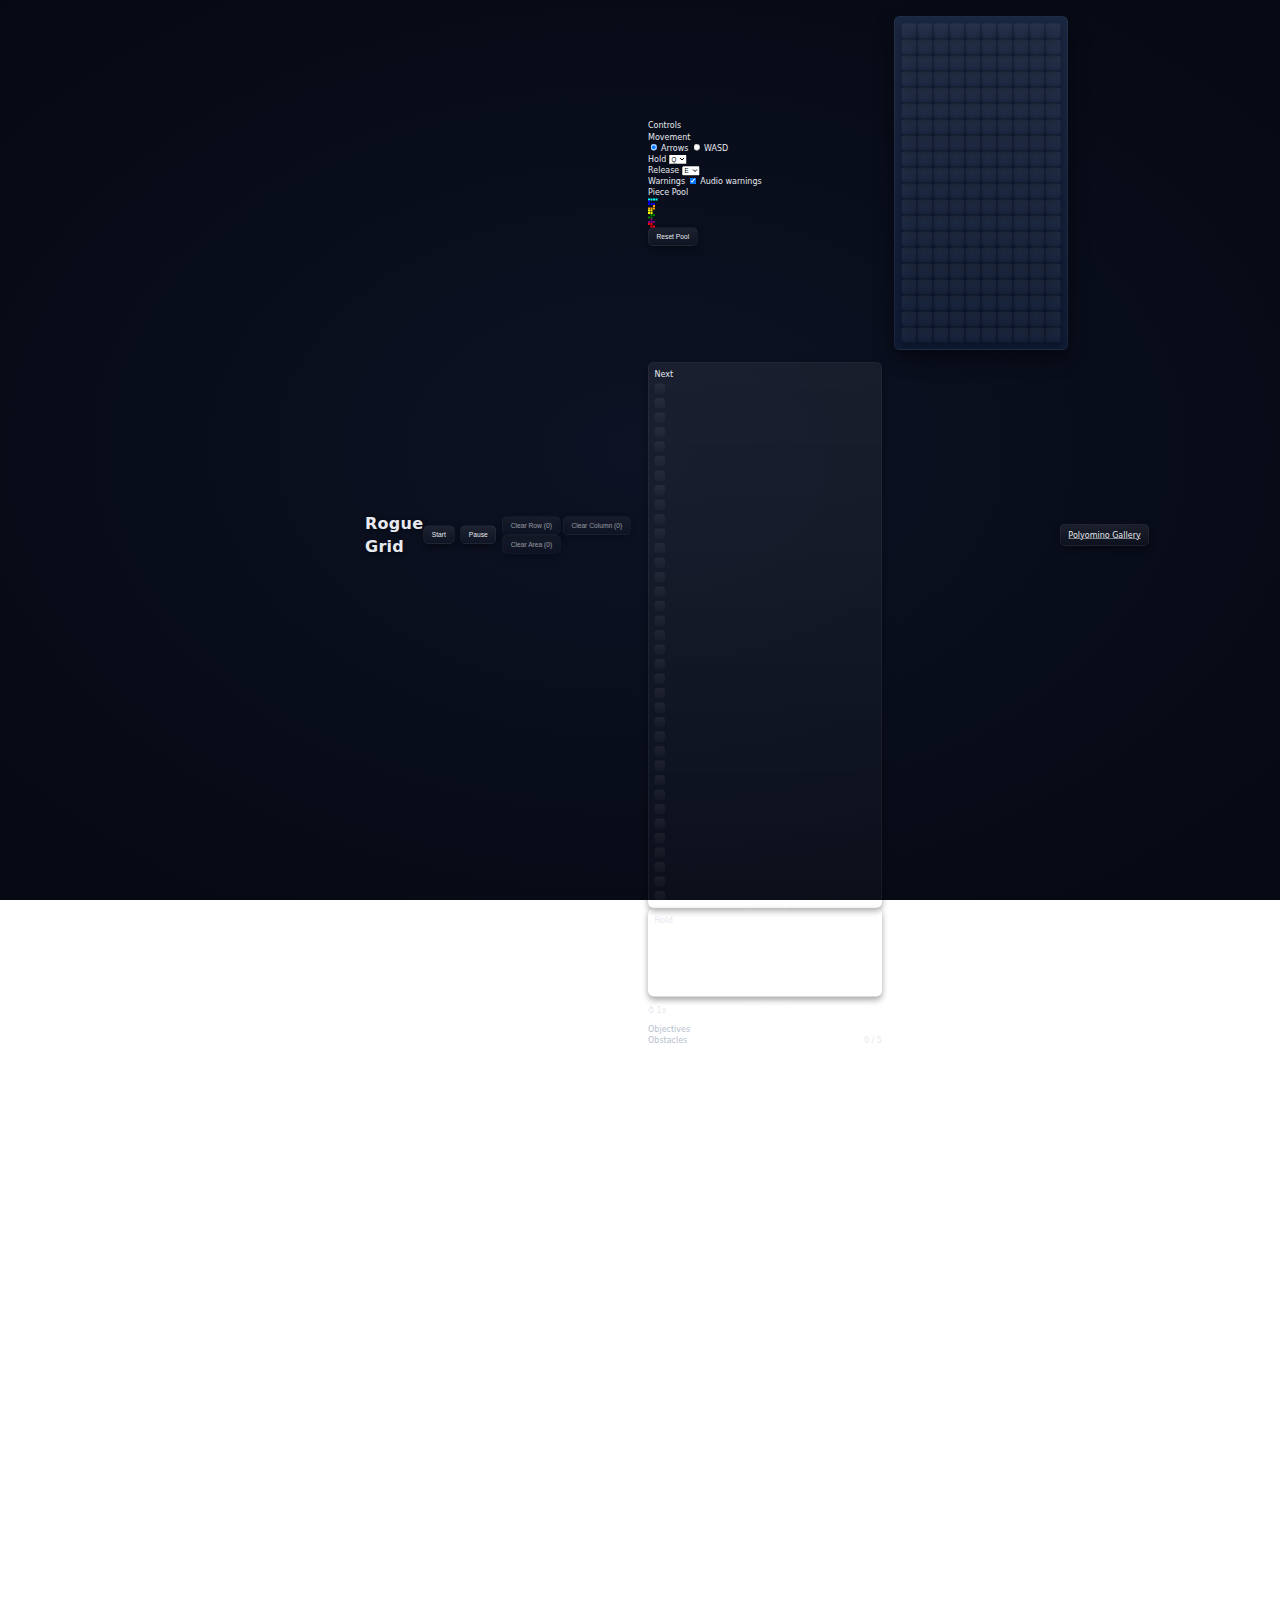
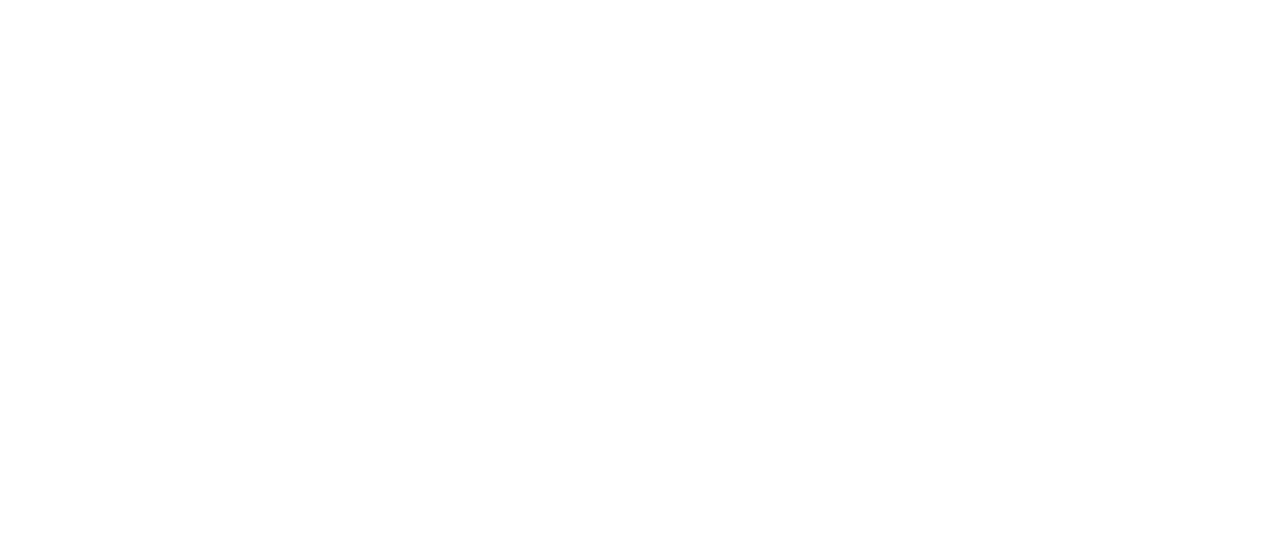
<file: index.html>
<!doctype html>
<html lang="en">
<head>
  <meta charset="utf-8">
  <meta name="viewport" content="width=device-width, initial-scale=1">
  <title>Rogue Grid</title>
  <link rel="preload" href="styles.css" as="style">
  <link rel="stylesheet" href="styles.css">
</head>
<body>
  <main id="app">
    <div id="scale-root">
      <header class="topbar">
        <h1 aria-label="Game title">Rogue Grid</h1>
        <div class="top-controls">
          <button id="start-btn" type="button" aria-label="Start game" class="control-btn">Start</button>
          <button id="pause-btn" type="button" aria-pressed="false" aria-label="Pause or play" class="control-btn">Pause</button>
          <div id="consumable-controls" aria-label="Consumable clears">
            <button id="clear-row-btn" class="control-btn small-btn" type="button">
              Clear Row (<span id="clear-row-count">0</span>)
            </button>
            <button id="clear-column-btn" class="control-btn small-btn" type="button">
              Clear Column (<span id="clear-column-count">0</span>)
            </button>
            <button id="clear-area-btn" class="control-btn small-btn" type="button">
              Clear Area (<span id="clear-area-count">0</span>)
            </button>
          </div>
        </aside>
      <section id="game" aria-label="Tetris game area">
        <aside id="controls-settings" aria-label="Controls settings">
          <div class="controls-card">
            <div class="controls-title">Controls</div>
            <div class="controls-group">
              <div class="label">Movement</div>
              <div class="controls-options">
                <label><input type="radio" name="move-scheme" value="arrows" checked> Arrows</label>
                <label><input type="radio" name="move-scheme" value="wasd"> WASD</label>
              </div>
            </div>
            <div class="control-group">
              <label class="control-label" for="hold-key">Hold</label>
              <select id="hold-key" class="control-select"></select>
            </div>
            <div class="control-group">
              <label class="control-label" for="release-key">Release</label>
              <select id="release-key" class="control-select"></select>
            </div>
            <div class="control-group">
              <label class="control-label" for="warning-sound-toggle">Warnings</label>
              <label class="toggle-inline" title="Toggle audio beeps for obstacle and danger alerts">
                <input type="checkbox" id="warning-sound-toggle" checked>
                Audio warnings
              </label>
            </div>
          </div>
          <div class="controls-card">
            <div class="controls-title">Piece Pool</div>
            <div id="pool-display" class="pool-grid"></div>
            <button id="reset-pool-btn" class="control-btn small-btn" title="Reset pool and redraw random pieces">Reset Pool</button>
          </div>
        </aside>
        <div id="board-wrap">
          <div id="board" role="grid" aria-label="Tetris board" aria-rowcount="20" aria-colcount="10"></div>
          <canvas id="particles" aria-hidden="true"></canvas>
          <div id="combo-visual" aria-hidden="true"></div>
        </div>
        <aside id="sidebar" aria-label="Game information">
          <div id="preview-hold-row" aria-label="Next and Hold sections">
            <div id="preview-wrap" aria-label="Next piece preview">
              <div id="preview-title">Next</div>
              <div class="preview-pair">
                <div id="preview" role="img" aria-label="Next tetromino"></div>
                <div id="preview2" role="img" aria-label="Next tetromino (2)" style="display:none"></div>
              </div>
            </div>
            <div id="hold-wrap" aria-label="Hold piece preview">
              <div id="hold-title">Hold</div>
              <div class="preview-pair hold-pair">
                <div id="hold" role="img" aria-label="Held tetromino">
                <div class="preview-cell"></div>
                <div class="preview-cell"></div>
                <div class="preview-cell"></div>
                <div class="preview-cell"></div>
                <div class="preview-cell"></div>
                <div class="preview-cell"></div>
                <div class="preview-cell"></div>
                <div class="preview-cell"></div>
                <div class="preview-cell"></div>
                <div class="preview-cell"></div>
                <div class="preview-cell"></div>
                <div class="preview-cell"></div>
                <div class="preview-cell"></div>
                <div class="preview-cell"></div>
                <div class="preview-cell"></div>
                <div class="preview-cell"></div>
                <div class="preview-cell"></div>
                <div class="preview-cell"></div>
                <div class="preview-cell"></div>
                <div class="preview-cell"></div>
                <div class="preview-cell"></div>
                <div class="preview-cell"></div>
                <div class="preview-cell"></div>
                <div class="preview-cell"></div>
                <div class="preview-cell"></div>
                <div class="preview-cell"></div>
                <div class="preview-cell"></div>
                <div class="preview-cell"></div>
                <div class="preview-cell"></div>
                <div class="preview-cell"></div>
                <div class="preview-cell"></div>
                <div class="preview-cell"></div>
                <div class="preview-cell"></div>
                <div class="preview-cell"></div>
                <div class="preview-cell"></div>
                <div class="preview-cell"></div>
              </div>
              <div id="hold2" role="img" aria-label="Extra held tetromino" style="display:none"></div>
              </div>
            </div>
          </div>
          <div id="upgrade-indicators" aria-label="Active upgrades"></div>
          <div id="info">
            <div class="metric">
              <div class="label">Score</div>
              <div id="score" aria-live="polite">0</div>
            </div>
            <div class="metric">
              <div class="label">Lines</div>
              <div id="lines" aria-live="polite">0</div>
            </div>
            <div class="metric">
              <div class="label">Level</div>
              <div id="level" aria-live="polite">1</div>
            </div>
            <div id="achievements" aria-live="polite" aria-atomic="true"></div>
          </div>
          <div id="objectives" aria-live="polite" aria-atomic="true">
            <div class="metric">
              <div class="label">Objectives</div>
              <div></div>
            </div>
            <div class="metric">
              <div class="label">Lines</div>
              <div id="obj-lines">0 / 0</div>
            </div>
            <div class="metric">
              <div class="label">Obstacles</div>
              <div id="obj-obstacles">0 / 0</div>
            </div>
            <div class="metric">
              <div class="label">Score</div>
              <div id="obj-score">0 / 0</div>
            </div>
          </div>
          <div id="warning-banner" aria-live="polite" aria-atomic="true"></div>
        </aside>
      </section>
      <section id="touchpad" aria-label="Touch controls">
        <div class="zone left" data-action="left"></div>
        <div class="zone rotate" data-action="rotate"></div>
        <div class="zone right" data-action="right"></div>
        <div class="zone drop" data-action="soft-drop"></div>
      </section>
      <footer class="bottombar">
        <a href="gallery.html" class="control-btn">Polyomino Gallery</a>
      </footer>
      <div id="overlay" aria-hidden="true">
        <div class="overlay-inner">
          <div class="overlay-title">Game Over</div>
          <div class="overlay-summary">
            <div class="overlay-row">
              <span class="label">Score</span>
              <span id="summary-score">0</span>
            </div>
            <div class="overlay-row">
              <span class="label">Lines</span>
              <span id="summary-lines">0</span>
            </div>
            <div class="overlay-row">
              <span class="label">Level</span>
              <span id="summary-level">1</span>
            </div>
          </div>
          <button id="restart-btn" type="button" class="control-btn overlay-restart">Restart</button>
          <div id="gameover-unlocks" class="unlock-section" style="display:none;">
             <div class="unlock-title">Choose one to keep permanently:</div>
             <div id="gameover-unlock-options" class="unlock-options"></div>
          </div>
        </div>
      </div>
      <div id="unlock-overlay" aria-hidden="true" class="overlay-base">
        <div class="overlay-inner">
          <div class="overlay-title">Unlock New Piece</div>
          <div class="unlock-subtitle">Choose one to add to your current run:</div>
          <div id="unlock-options" class="unlock-options"></div>
        </div>
      </div>
      <div id="confirm-overlay" aria-hidden="true" class="overlay-base">
        <div class="overlay-inner">
          <div class="overlay-title" style="font-size: 1.5rem; color: #ef4444; background: none; -webkit-text-fill-color: initial;">Reset Pool?</div>
          <div class="unlock-subtitle" style="margin-bottom: 24px;">This will wipe your progress and give you 10 completely random pieces. This cannot be undone.</div>
          <div class="confirm-actions" style="display: flex; gap: 12px; justify-content: center;">
            <button id="confirm-reset-btn" class="control-btn" style="background: #ef4444; color: white; width: auto; padding: 12px 24px;">Reset</button>
            <button id="cancel-reset-btn" class="control-btn" style="background: rgba(255,255,255,0.1); border: 1px solid rgba(255,255,255,0.2); width: auto; padding: 12px 24px;">Cancel</button>
          </div>
        </div>
      </div>
    </div>
  </main>
  <script src="pieces.js" defer></script>
  <script src="script.js" defer></script>
</body>
<noscript>This game requires JavaScript enabled.</noscript>
</html>
</file>
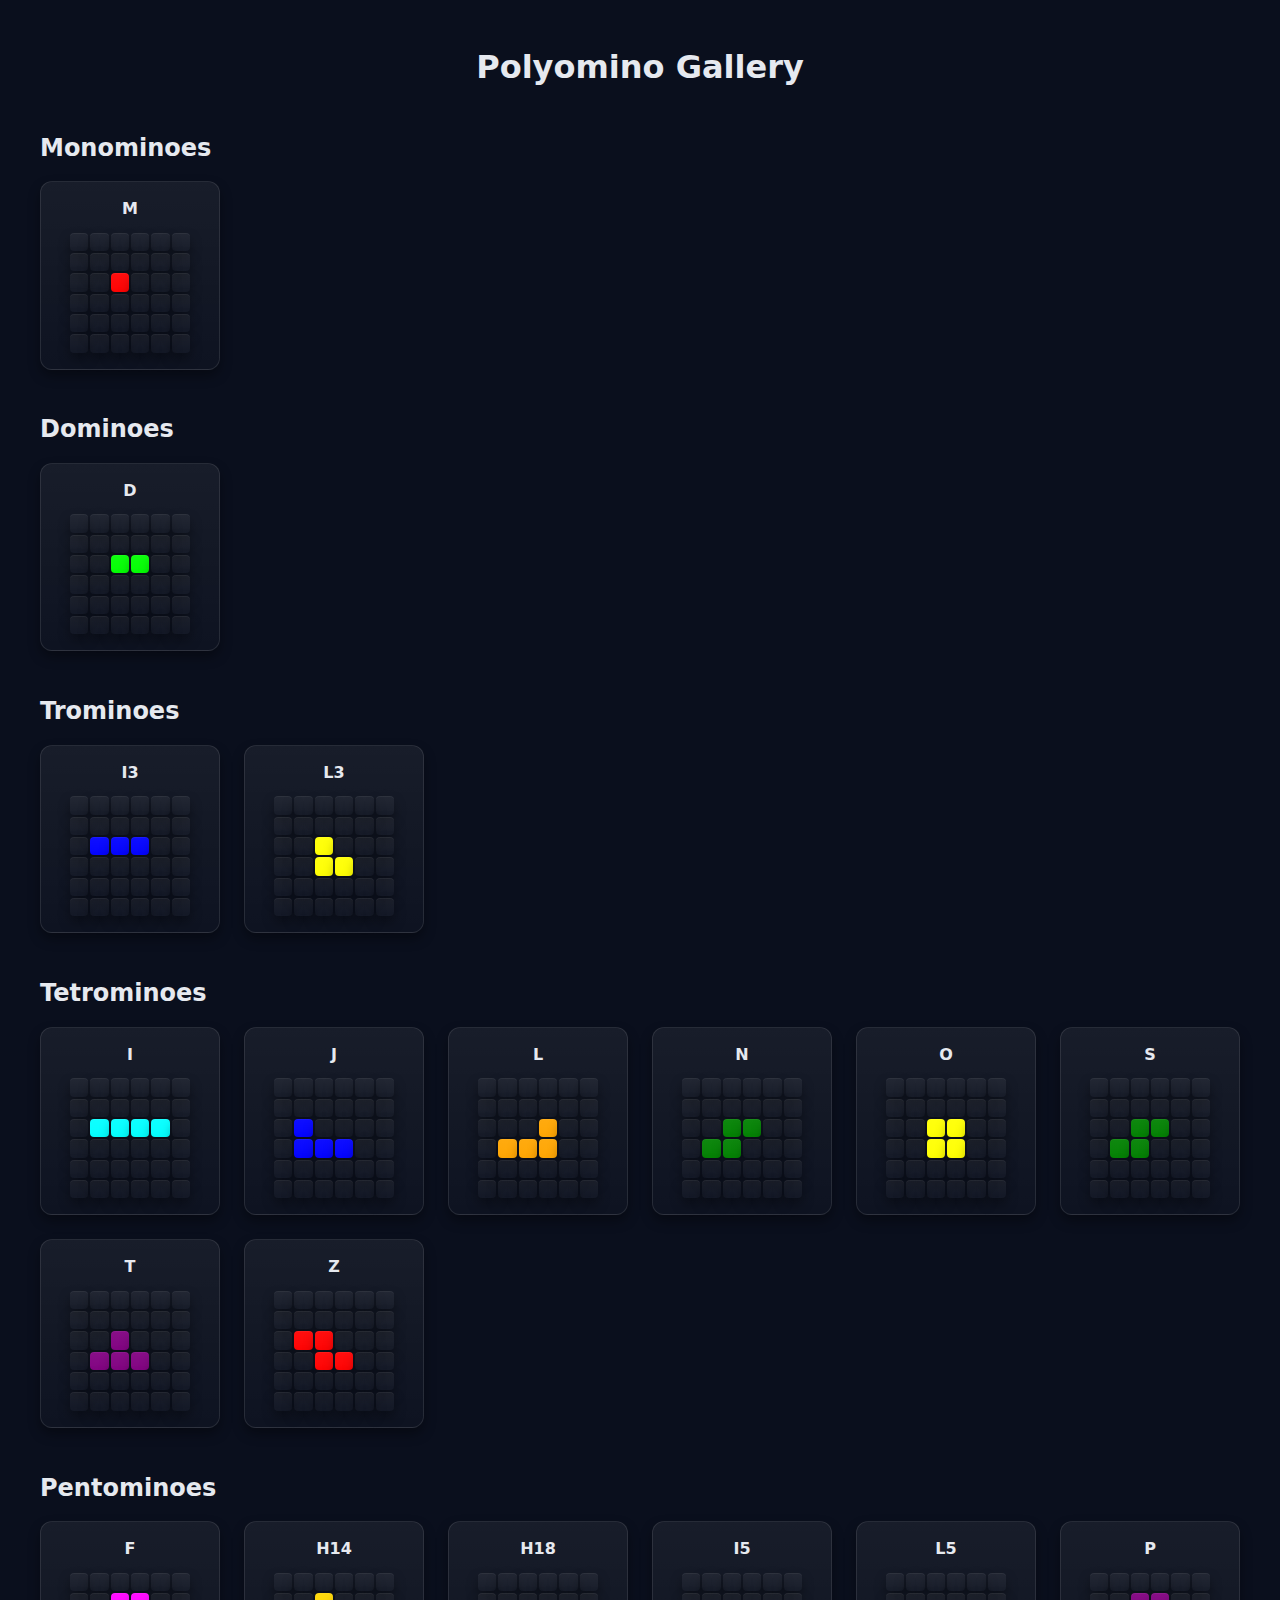
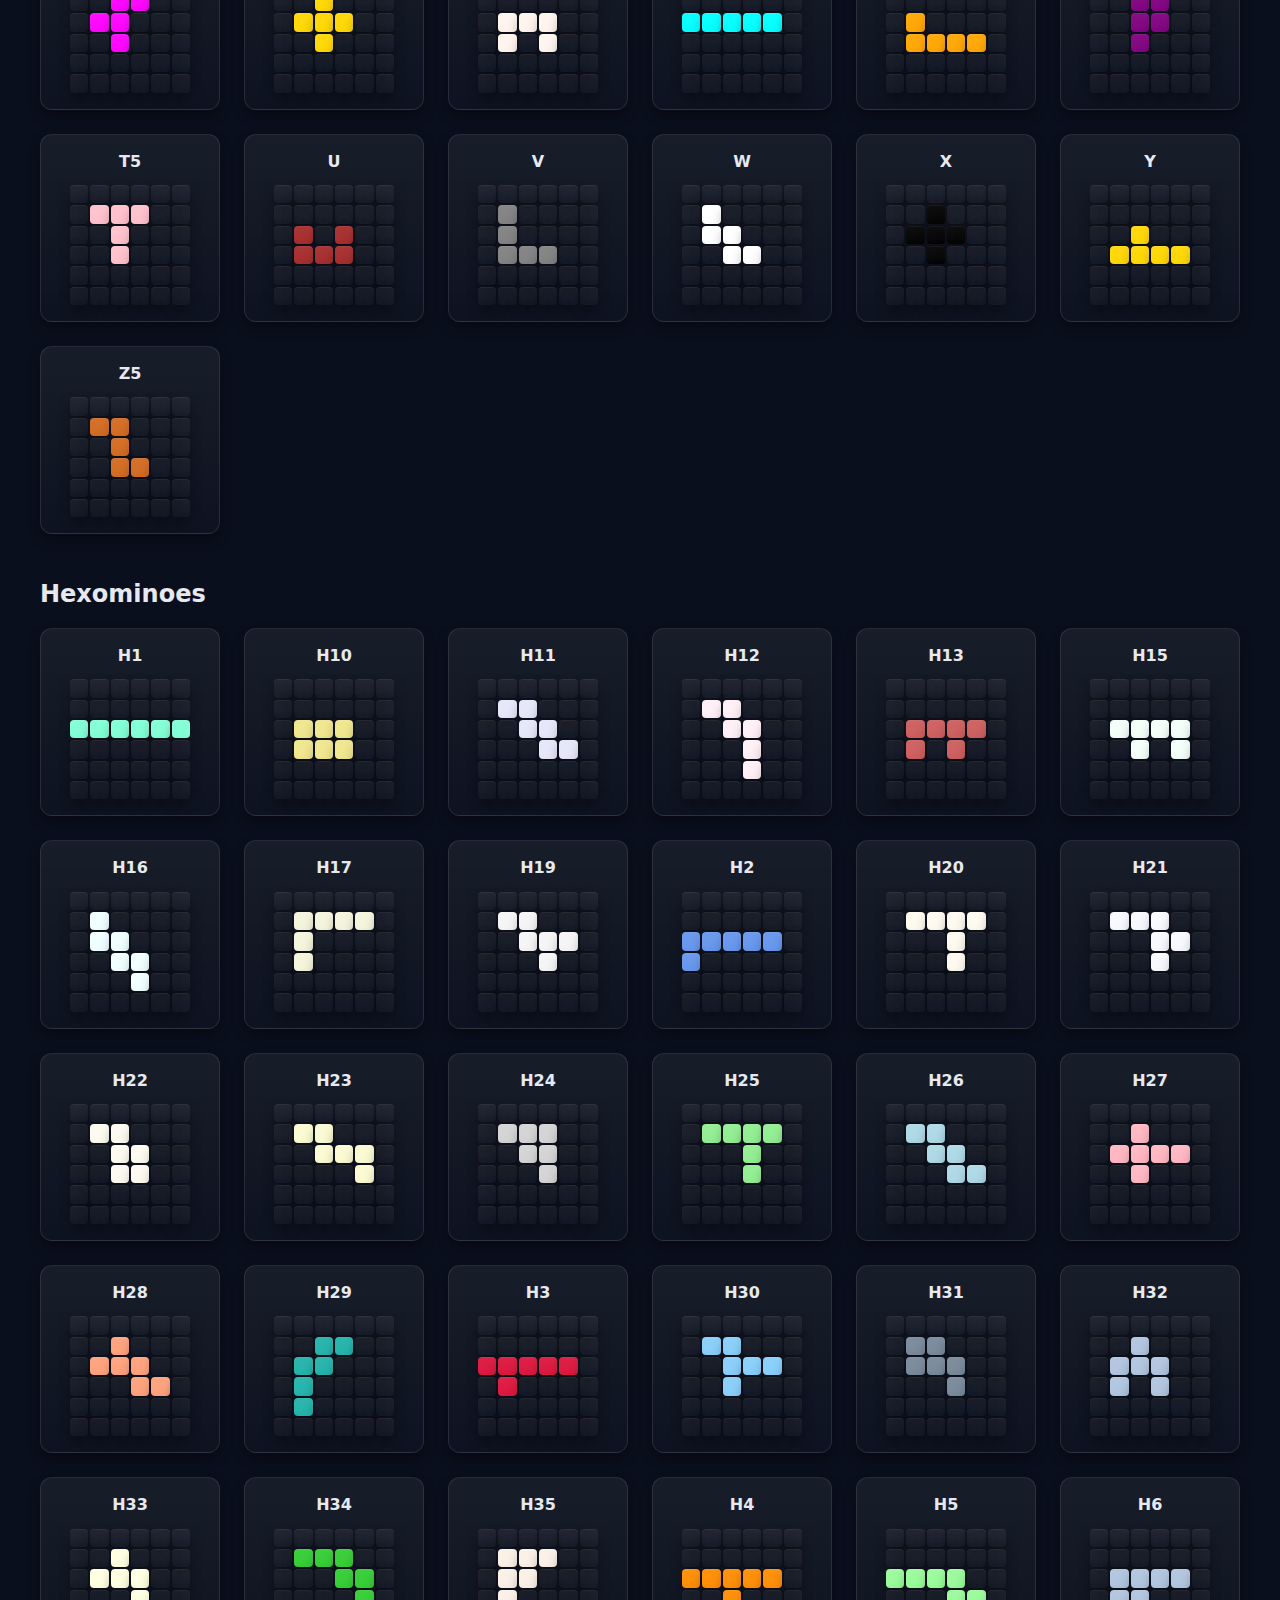
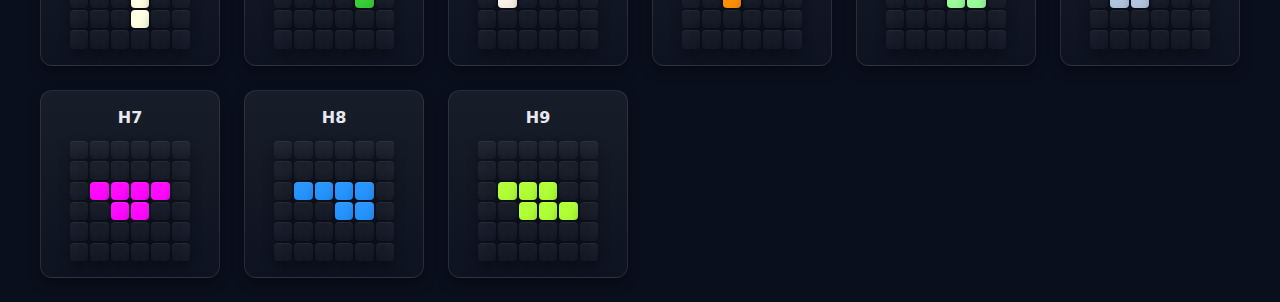
<file: gallery.html>
<!DOCTYPE html>
<html lang="en">
<head>
  <meta charset="UTF-8">
  <meta name="viewport" content="width=device-width, initial-scale=1.0">
  <title>Polyomino Gallery</title>
  <link rel="stylesheet" href="styles.css">
  <style>
    body {
      background: #0a0f1d;
      margin: 0;
      padding: 24px;
      display: block;
      height: auto;
      overflow: auto;
    }
    h1 {
      text-align: center;
      color: var(--primary);
    }
    #gallery-container {
      display: flex;
      flex-direction: column;
      gap: var(--layout-gap, 24px);
      padding: 0;
      max-width: 1200px;
      margin: 0 auto;
      max-height: none;
      overflow: visible;
    }
    .group-title {
      color: var(--primary);
      margin-bottom: 16px;
    }
    .piece-grid {
      display: grid;
      grid-template-columns: repeat(auto-fill, minmax(180px, 1fr));
      gap: var(--layout-gap, 24px);
    }
    .piece-card {
      border: var(--border);
      border-radius: var(--radius);
      background: linear-gradient(180deg, rgba(255,255,255,0.06), rgba(255,255,255,0.02));
      box-shadow: var(--shadow-elev-1);
      padding: 16px;
      display: grid;
      gap: 12px;
      justify-items: center;
    }
    .piece-name {
      font-weight: 600;
      color: var(--text);
    }
    .piece-preview {
      width: 120px;
      height: 120px;
      display: grid;
      grid-template-columns: repeat(6, 1fr);
      grid-template-rows: repeat(6, 1fr);
      gap: 2px;
    }
    .piece-preview .cell {
      width: 100%;
      height: 100%;
      border-radius: 4px;
    }
  </style>
</head>
<body>
  <h1>Polyomino Gallery</h1>
  <div id="gallery-container"></div>

  <script src="pieces.js"></script>
  <script>
    const galleryContainer = document.getElementById('gallery-container');

    function createPieceCard(pieceName, pieceData) {
      const card = document.createElement('div');
      card.className = 'piece-card';

      const nameEl = document.createElement('div');
      nameEl.className = 'piece-name';
      nameEl.textContent = pieceName;

      const previewEl = document.createElement('div');
      previewEl.className = 'piece-preview';
      card.dataset.rotation = 0;

      const shape = pieceData.shape;
      const color = pieceData.color;
      const w = shape[0].length;
      const h = shape.length;
      const startX = Math.floor((6 - w) / 2);
      const startY = Math.floor((6 - h) / 2);

      for (let r = 0; r < 6; r++) {
        for (let c = 0; c < 6; c++) {
          const cell = document.createElement('div');
          cell.className = 'cell';
          previewEl.appendChild(cell);
        }
      }

      for (let r = 0; r < h; r++) {
        for (let c = 0; c < w; c++) {
          if (shape[r][c]) {
            const idx = (startY + r) * 6 + (startX + c);
            previewEl.children[idx].style.backgroundColor = color;
          }
        }
      }

      card.appendChild(nameEl);
      card.appendChild(previewEl);
      return card;
    }

    function rotateShape(shape, rotation) {
      let rotated = shape;
      for (let i = 0; i < rotation; i++) {
        rotated = rotated[0].map((_, colIndex) => rotated.map(row => row[colIndex]).reverse());
      }
      return rotated;
    }

    function groupPolyominoes(pieces) {
      const groups = {};
      for (const pieceName in pieces) {
        const piece = pieces[pieceName];
        const size = piece.shape.flat().reduce((acc, val) => acc + val, 0);
        if (!groups[size]) {
          groups[size] = {};
        }
        groups[size][pieceName] = piece;
      }
      return groups;
    }

    const groupNames = {
      1: 'Monominoes',
      2: 'Dominoes',
      3: 'Trominoes',
      4: 'Tetrominoes',
      5: 'Pentominoes',
      6: 'Hexominoes'
    };

    const groupedPieces = groupPolyominoes(PIECES);

    const sizes = Object.keys(groupedPieces).map(Number).sort((a, b) => a - b);
    for (const size of sizes) {
      const groupContainer = document.createElement('div');
      groupContainer.className = 'group-container';

      const groupTitle = document.createElement('h2');
      groupTitle.className = 'group-title';
      groupTitle.textContent = groupNames[size];
      groupContainer.appendChild(groupTitle);

      const pieceGrid = document.createElement('div');
      pieceGrid.className = 'piece-grid';

      const names = Object.keys(groupedPieces[size]).sort((a, b) => a.localeCompare(b));
      for (const pieceName of names) {
        const pieceCard = createPieceCard(pieceName, groupedPieces[size][pieceName]);
        pieceCard.addEventListener('click', () => {
          const rotation = (parseInt(pieceCard.dataset.rotation) + 1) % 4;
          pieceCard.dataset.rotation = rotation;
          const shape = rotateShape(groupedPieces[size][pieceName].shape, rotation);
          const previewEl = pieceCard.querySelector('.piece-preview');
          const color = groupedPieces[size][pieceName].color;
          const w = shape[0].length;
          const h = shape.length;
          const startX = Math.floor((6 - w) / 2);
          const startY = Math.floor((6 - h) / 2);

          for (let r = 0; r < 6; r++) {
            for (let c = 0; c < 6; c++) {
              const idx = r * 6 + c;
              previewEl.children[idx].style.backgroundColor = '';
            }
          }

          for (let r = 0; r < h; r++) {
            for (let c = 0; c < w; c++) {
              if (shape[r][c]) {
                const idx = (startY + r) * 6 + (startX + c);
                previewEl.children[idx].style.backgroundColor = color;
              }
            }
          }
        });
        pieceGrid.appendChild(pieceCard);
      }
      groupContainer.appendChild(pieceGrid);
      galleryContainer.appendChild(groupContainer);
    }
  </script>
</body>
</html>
</file>
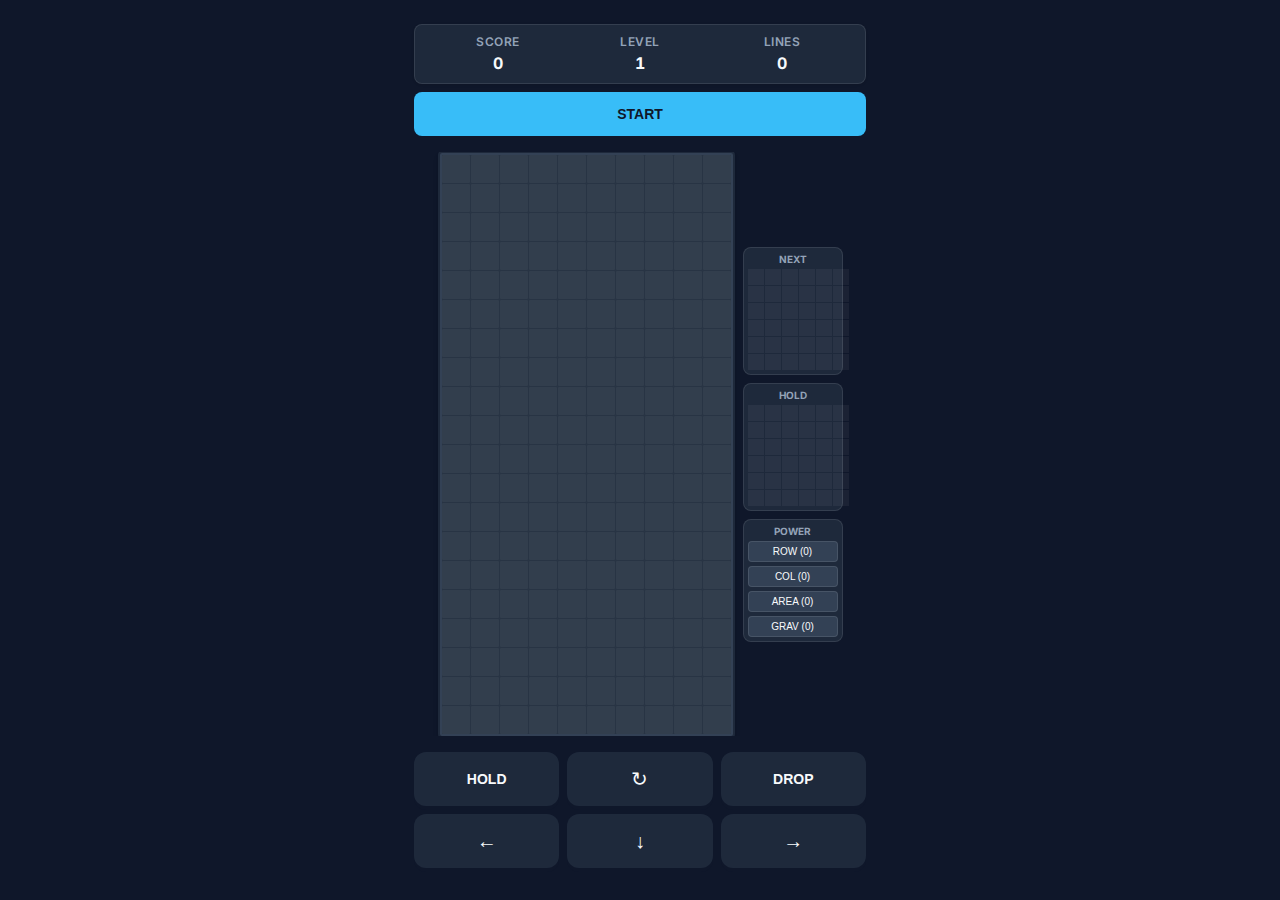
<file: mobile.html>
<!DOCTYPE html>
<html lang="en">
<head>
    <meta charset="UTF-8">
    <meta name="viewport" content="width=device-width, initial-scale=1.0, maximum-scale=1.0, user-scalable=no, viewport-fit=cover">
    <title>Rogue Grid Mobile</title>
    <link rel="stylesheet" href="mobile.css">
    <link rel="preconnect" href="https://fonts.googleapis.com">
    <link rel="preconnect" href="https://fonts.gstatic.com" crossorigin>
    <link href="https://fonts.googleapis.com/css2?family=Inter:wght@400;600;700;900&display=swap" rel="stylesheet">
</head>
<body>
    <main id="app">
        <!-- Header Section: Stats and Main Actions -->
        <header class="topbar">
            <div class="stats-row" role="group" aria-label="Game Statistics">
                <div class="stat">
                    <span class="label">Score</span>
                    <span id="score">0</span>
                </div>
                <div class="stat">
                    <span class="label">Level</span>
                    <span id="level">1</span>
                </div>
                <div class="stat">
                    <span class="label">Lines</span>
                    <span id="lines">0</span>
                </div>
            </div>
            
            <div class="actions-row">
                <button id="start-btn" class="btn" aria-label="Start Game">START</button>
                <button id="restart-btn" class="btn danger" style="display:none" aria-label="Restart Game">RESTART</button>
            </div>
        </header>

        <!-- Main Gameplay Area -->
        <section id="game-container" aria-label="Game Board">
            <div id="board-wrap">
                <div id="board" role="grid" aria-label="Tetris Grid"></div>
                <div id="particles"></div>
                <div id="combo-visual"></div>
            </div>

            <aside id="sidebar">
                <div class="box" aria-label="Next Piece">
                    <div class="box-title">NEXT</div>
                    <div id="preview" class="mini-grid"></div>
                </div>

                <div class="box" aria-label="Held Piece">
                    <div class="box-title">HOLD</div>
                    <div id="hold" class="mini-grid"></div>
                </div>

                <div class="box" aria-label="Consumables">
                    <div class="box-title">POWER</div>
                    <div class="consumables-list">
                        <button id="clear-row-btn" class="btn-sm" title="Clear Random Row">ROW (0)</button>
                        <button id="clear-column-btn" class="btn-sm" title="Clear Random Column">COL (0)</button>
                        <button id="clear-area-btn" class="btn-sm" title="Clear 3x3 Area">AREA (0)</button>
                        <button id="gravity-btn" class="btn-sm" title="Apply Gravity">GRAV (0)</button>
                    </div>
                </div>
            </aside>
        </section>

        <!-- Touch Controls -->
        <nav id="controls" aria-label="Game Controls">
            <div class="control-row">
                <button class="ctrl-btn secondary" id="btn-hold" aria-label="Hold Piece">HOLD</button>
                <button class="ctrl-btn" id="btn-up" aria-label="Rotate Piece">↻</button>
                <button class="ctrl-btn secondary" id="btn-drop" aria-label="Hard Drop">DROP</button>
            </div>
            <div class="control-row">
                <button class="ctrl-btn" id="btn-left" aria-label="Move Left">←</button>
                <button class="ctrl-btn" id="btn-down" aria-label="Soft Drop">↓</button>
                <button class="ctrl-btn" id="btn-right" aria-label="Move Right">→</button>
            </div>
        </nav>

        <!-- Overlays -->
        <div id="overlay" class="overlay" aria-hidden="true" role="dialog" aria-labelledby="gameover-title">
            <div class="overlay-inner">
                <h2 id="gameover-title">GAME OVER</h2>
                <div id="summary" class="stats-summary"></div>
                
                <div id="gameover-unlocks" style="display:none">
                    <p class="text-muted">Choose a permanent unlock:</p>
                    <div id="gameover-unlock-options" class="unlock-grid"></div>
                </div>
                
                <button id="overlay-restart" class="btn" style="margin-top: var(--space-4)">PLAY AGAIN</button>
            </div>
        </div>

        <div id="unlock-overlay" class="overlay" aria-hidden="true" role="dialog" aria-labelledby="unlock-title">
            <div class="overlay-inner">
                <h2 id="unlock-title">LEVEL UP!</h2>
                <p class="text-muted">Select an Upgrade</p>
                <div id="unlock-options" class="unlock-grid"></div>
            </div>
        </div>
    </main>

    <script src="pieces.js"></script>
    <script src="core.js"></script>
    <script src="mobile.js"></script>
</body>
</html>
</file>
<file: styles.css>
:root {
  --bg: #0a0f1d;
  --fg: #e6e9ef;
  --muted: #b8c1cc;
  --accent: #6ce6ff;
  --board-grad-a: #1a2740;
  --board-grad-b: #0f1b33;
  --cell-size: 30px;
  --cell-gap: 2px;
  --preview-scale: 0.65;
  --preview-cell-size: calc(var(--cell-size) * var(--preview-scale));
  --radius: 12px;
  --shadow-elev-1: 0 6px 12px rgba(0,0,0,0.35);
  --shadow-elev-2: 0 18px 40px rgba(0,0,0,0.45);
  --border: 1px solid rgba(255,255,255,0.1);
  --speed-fast: 150ms;
  --speed-slow: 300ms;
  --i: #00c8ff;
  --o: #ffd600;
  --t: #b967ff;
  --s: #00e676;
  --z: #ff5252;
  --j: #536dfe;
  --l: #ff8f00;
}

* { box-sizing: border-box; }
html, body { height: 100%; }
html { background: radial-gradient(1200px 800px at 50% 50%, #0d1224 0%, #070b16 60%, #05070f 100%) fixed; }
body {
  margin: 0;
  color: var(--fg);
  font: 500 16px/1.4 ui-sans-serif, system-ui, -apple-system, Segoe UI, Roboto, "Helvetica Neue", Arial;
  overflow: hidden;
}

#app {
  min-height: 100vh;
  display: grid;
  grid-template-rows: auto 1fr auto;
  align-items: center;
  justify-items: center;
  gap: 16px;
  padding: 16px;
}

.top-controls {
  display: flex;
  align-items: center;
  gap: 12px;
}
.control-btn[disabled] { opacity: 0.6; cursor: not-allowed; }

.topbar, .bottombar {
  width: min(1100px, 96vw);
  display: flex;
  align-items: center;
  justify-content: space-between;
}
.topbar h1 {
  margin: 0;
  font-weight: 700;
  letter-spacing: 0.5px;
  text-shadow: 0 2px 8px rgba(0,0,0,0.6);
}
.control-btn {
  padding: 10px 16px;
  border-radius: 10px;
  border: var(--border);
  background: linear-gradient(180deg, rgba(255,255,255,0.08), rgba(255,255,255,0.02));
  color: var(--fg);
  box-shadow: var(--shadow-elev-1);
  transition: transform var(--speed-slow), box-shadow var(--speed-slow), background var(--speed-slow);
  cursor: pointer;
}
.control-btn[aria-pressed="true"] {
  background: linear-gradient(180deg, rgba(255,255,255,0.16), rgba(255,255,255,0.04));
  box-shadow: 0 4px 10px rgba(0,0,0,0.6) inset, var(--shadow-elev-1);
}
.control-btn:hover { transform: translateY(-1px); box-shadow: var(--shadow-elev-2); }
.control-btn:active { transform: translateY(0); }

#game {
  width: min(1100px, 96vw);
  display: grid;
  grid-template-columns: 1fr 320px;
  gap: 24px;
  align-items: center;
}

#scale-root {
  position: relative;
  transform-origin: top center;
}

#board-wrap {
  position: relative;
  display: grid;
  place-items: center;
}

#board {
  display: grid;
  grid-template-columns: repeat(10, var(--cell-size));
  grid-template-rows: repeat(20, var(--cell-size));
  gap: var(--cell-gap);
  padding: 14px;
  border-radius: var(--radius);
  border: var(--border);
  background: linear-gradient(180deg, var(--board-grad-a), var(--board-grad-b));
  box-shadow: var(--shadow-elev-2);
  position: relative;
}

.cell {
  width: var(--cell-size);
  height: var(--cell-size);
  border-radius: 6px;
  background: linear-gradient(180deg, rgba(255,255,255,0.06), rgba(255,255,255,0.02));
  box-shadow: 0 1px 0 rgba(255,255,255,0.05) inset, 0 6px 12px rgba(0,0,0,0.35);
  transition: background var(--speed-slow), transform var(--speed-slow), box-shadow var(--speed-slow);
}
.cell.active { box-shadow: 0 1px 0 rgba(255,255,255,0.08) inset, 0 10px 20px rgba(0,0,0,0.45); }
.cell.i { background: linear-gradient(180deg, #27e3ff, #008db6); }
.cell.o { background: linear-gradient(180deg, #ffe35c, #caa000); }
.cell.t { background: linear-gradient(180deg, #d89bff, #8a3fd6); }
.cell.s { background: linear-gradient(180deg, #48ffa7, #00a86a); }
.cell.z { background: linear-gradient(180deg, #ff7d7d, #c70b0b); }
.cell.j { background: linear-gradient(180deg, #8ea0ff, #243bff); }
.cell.l { background: linear-gradient(180deg, #ffc070, #c76a00); }

#particles {
  position: absolute;
  inset: 0;
  pointer-events: none;
  border-radius: var(--radius);
}

#sidebar {
  display: grid;
  gap: 16px;
  align-content: start;
  justify-items: stretch;
}
#preview-wrap, #hold-wrap {
  display: grid;
  gap: 8px;
  padding: 12px;
  border-radius: var(--radius);
  border: var(--border);
  background: linear-gradient(180deg, rgba(255,255,255,0.06), rgba(255,255,255,0.02));
  box-shadow: var(--shadow-elev-1);
}
#preview {
  display: grid;
  gap: 8px;
}
.preview-slot {
  display: flex;
  align-items: center;
  justify-content: center;
}
.preview-grid, #hold {
  width: 120px;
  height: 120px;
  display: grid;
  grid-template-columns: repeat(4, var(--preview-cell-size));
  grid-template-rows: repeat(4, var(--preview-cell-size));
  gap: var(--cell-gap);
  place-items: center;
  justify-content: center;
  align-content: center;
  margin: 0 auto;
  transition: opacity var(--speed-slow);
}
.preview-cell {
  width: var(--preview-cell-size);
  height: var(--preview-cell-size);
  border-radius: 6px;
  background: linear-gradient(180deg, rgba(255,255,255,0.06), rgba(255,255,255,0.02));
}
#hold-wrap.cooldown { opacity: 0.7; }
#hold-wrap.active { box-shadow: 0 0 0 2px rgba(108,230,255,0.4), var(--shadow-elev-1); }
#preview-wrap.active { box-shadow: 0 0 0 2px rgba(108,230,255,0.35), var(--shadow-elev-1); }

#overlay {
  position: absolute;
  inset: 0;
  display: flex;
  align-items: center;
  justify-content: center;
  background: radial-gradient(circle at 50% 40%, rgba(15,23,42,0.98), rgba(3,7,18,0.9));
  backdrop-filter: blur(6px);
  opacity: 0;
  pointer-events: none;
  transition: opacity var(--speed-slow);
  z-index: 10;
}
#overlay.visible {
  opacity: 1;
  pointer-events: auto;
}
.overlay-inner {
  min-width: 260px;
  padding: 24px 28px;
  border-radius: 16px;
  border: var(--border);
  background: linear-gradient(180deg, rgba(15,23,42,0.98), rgba(15,23,42,0.94));
  box-shadow: var(--shadow-elev-2);
  display: grid;
  gap: 16px;
  text-align: center;
}
.overlay-title {
  font-size: 28px;
  font-weight: 700;
  letter-spacing: 1px;
  text-transform: uppercase;
  text-shadow: 0 4px 18px rgba(0,0,0,0.8);
}
.overlay-summary {
  display: grid;
  gap: 8px;
}
.overlay-row {
  display: flex;
  align-items: baseline;
  justify-content: space-between;
}
.overlay-row .label {
  color: var(--muted);
}
.overlay-restart {
  font-size: 16px;
  font-weight: 600;
}

#info {
  display: grid;
  gap: 12px;
  padding: 12px;
  border-radius: var(--radius);
  border: var(--border);
  background: linear-gradient(180deg, rgba(255,255,255,0.06), rgba(255,255,255,0.02));
  box-shadow: var(--shadow-elev-1);
}
.metric { display: flex; align-items: baseline; justify-content: space-between; }
.metric .label { color: var(--muted); }
#achievements { min-height: 24px; color: var(--accent); }

#touchpad {
  width: min(1100px, 96vw);
  position: relative;
  display: grid;
  grid-template-columns: 1fr 1fr 1fr;
  grid-template-areas:
    "left rotate right"
    "drop drop drop";
  gap: 8px;
  margin-top: 8px;
  touch-action: manipulation;
}
#touchpad .zone {
  min-height: 56px;
  border-radius: 12px;
  border: var(--border);
  background: linear-gradient(180deg, rgba(255,255,255,0.08), rgba(255,255,255,0.03));
  box-shadow: var(--shadow-elev-1);
}
.zone.left { grid-area: left; }
.zone.right { grid-area: right; }
.zone.rotate { grid-area: rotate; }
.zone.drop { grid-area: drop; min-height: 72px; }
.zone.hold { position: absolute; right: 12px; top: -52px; width: 72px; height: 40px; }

.hint { color: var(--muted); }

@media (max-width: 900px) {
  #game {
    grid-template-columns: 1fr;
    justify-items: center;
  }
  #sidebar { width: 100%; grid-template-columns: 1fr 1fr; }
  #preview, #hold { width: 120px; height: 120px; }
}

@media (max-width: 700px) {
  :root { --cell-size: 24px; }
  #touchpad { display: grid; }
}

@media (pointer: fine) {
  #touchpad { display: none; }
}
</file>
<file: mobile.css>
:root {
  /* Color Palette - Professional Slate & Blue */
  --bg-primary: #0f172a;
  --bg-secondary: #1e293b;
  --bg-accent: #334155;
  
  --brand-primary: #38bdf8;
  --brand-primary-hover: #7dd3fc;
  --brand-danger: #ef4444;
  --brand-danger-hover: #f87171;
  
  --text-main: #f8fafc;
  --text-muted: #94a3b8;
  --text-inv: #0f172a;
  
  --border-subtle: rgba(255, 255, 255, 0.1);
  --border-active: rgba(56, 189, 248, 0.4);
  
  /* Spacing System - 8px Base Grid */
  --space-1: 0.25rem; /* 4px */
  --space-2: 0.5rem;  /* 8px */
  --space-3: 0.75rem; /* 12px */
  --space-4: 1rem;    /* 16px */
  --space-6: 1.5rem;  /* 24px */
  --space-8: 2rem;    /* 32px */
  
  /* Typography Hierarchy */
  --font-xs: 0.75rem;
  --font-sm: 0.875rem;
  --font-base: 1rem;
  --font-lg: 1.125rem;
  --font-xl: 1.25rem;
  --font-2xl: 1.5rem;
  
  /* Layout Constants */
  --radius-sm: 4px;
  --radius-md: 8px;
  --radius-lg: 12px;
  --touch-target: 44px;
  --board-width: 10;
  --board-height: 20;
  
  /* Calculated Sizes for Responsiveness */
  --cell-size: clamp(12px, 3.5vh, 26px);
  --preview-cell-size: clamp(8px, 2vh, 14px);
}

/* Base Resets & Accessibility */
* {
  margin: 0;
  padding: 0;
  box-sizing: border-box;
  -webkit-tap-highlight-color: transparent;
}

html, body {
  height: 100%;
  overflow: hidden;
  background-color: var(--bg-primary);
  color: var(--text-main);
  font-family: 'Inter', system-ui, -apple-system, sans-serif;
  line-height: 1.5;
  font-size: 16px;
}

/* Layout Containers */
#app {
  display: flex;
  flex-direction: column;
  max-width: 500px; /* Centered for tablet/desktop view */
  margin: 0 auto;
  height: 100vh;
  height: 100svh;
  padding: var(--space-2);
  gap: var(--space-2);
  overflow: hidden;
}

/* Topbar & Stats */
.topbar {
  display: flex;
  flex-direction: column;
  gap: var(--space-2);
  flex-shrink: 0;
}

.stats-row {
  display: grid;
  grid-template-columns: repeat(3, 1fr);
  background: var(--bg-secondary);
  padding: var(--space-2) var(--space-3);
  border-radius: var(--radius-md);
  border: 1px solid var(--border-subtle);
  box-shadow: 0 1px 3px rgba(0,0,0,0.1);
}

.stat {
  display: flex;
  flex-direction: column;
  align-items: center;
}

.stat .label {
  font-size: var(--font-xs);
  color: var(--text-muted);
  text-transform: uppercase;
  letter-spacing: 0.05em;
  font-weight: 600;
}

.stat span:not(.label) {
  font-size: var(--font-base);
  font-weight: 700;
  font-variant-numeric: tabular-nums;
}

.actions-row {
  display: flex;
  gap: var(--space-2);
}

/* Professional Buttons */
.btn {
  flex: 1;
  min-height: var(--touch-target);
  display: inline-flex;
  align-items: center;
  justify-content: center;
  padding: 0 var(--space-4);
  border: none;
  border-radius: var(--radius-md);
  font-weight: 600;
  font-size: var(--font-sm);
  cursor: pointer;
  transition: all 0.2s cubic-bezier(0.4, 0, 0.2, 1);
  background: var(--brand-primary);
  color: var(--bg-primary);
}

.btn:active { transform: scale(0.98); }
.btn.danger { background: var(--brand-danger); color: white; }

/* Main Game Area */
#game-container {
  display: flex;
  flex: 1;
  gap: var(--space-2);
  justify-content: center;
  align-items: center;
  min-height: 0;
  overflow: hidden;
}

#board-wrap {
  position: relative;
  background: var(--bg-accent);
  padding: 2px;
  border-radius: var(--radius-sm);
  border: 2px solid var(--bg-secondary);
  box-shadow: 0 4px 6px -1px rgba(0, 0, 0, 0.1), 0 2px 4px -1px rgba(0, 0, 0, 0.06);
}

#board {
  display: grid;
  grid-template-columns: repeat(var(--board-width), var(--cell-size));
  grid-template-rows: repeat(var(--board-height), var(--cell-size));
  gap: 1px;
  background: rgba(0,0,0,0.2);
}

.cell {
  width: var(--cell-size);
  height: var(--cell-size);
  background: rgba(255,255,255,0.05);
  border-radius: 1px;
}

/* Sidebar Elements */
#sidebar {
  display: flex;
  flex-direction: column;
  gap: var(--space-2);
  width: auto;
  min-width: 70px;
}

.box {
  background: var(--bg-secondary);
  border: 1px solid var(--border-subtle);
  border-radius: var(--radius-md);
  padding: var(--space-1);
  text-align: center;
}

.box-title {
  font-size: 10px;
  color: var(--text-muted);
  text-transform: uppercase;
  font-weight: 700;
  margin-bottom: 2px;
}

.mini-grid {
  display: grid;
  grid-template-columns: repeat(6, var(--preview-cell-size));
  grid-template-rows: repeat(6, var(--preview-cell-size));
  gap: 1px;
  margin: 0 auto;
}

.preview-cell {
  width: var(--preview-cell-size);
  height: var(--preview-cell-size);
  background: rgba(255,255,255,0.05);
}

/* Consumables List */
.consumables-list {
  display: flex;
  flex-direction: column;
  gap: var(--space-1);
  width: 100%;
}

.btn-sm {
  background: var(--bg-accent);
  border: 1px solid var(--border-subtle);
  color: var(--text-main);
  font-size: 10px;
  padding: var(--space-1);
  border-radius: var(--radius-sm);
  width: 100%;
  font-weight: 500;
}

.btn-sm:disabled { opacity: 0.3; filter: grayscale(1); }

/* Control Pad */
#controls {
  display: flex;
  flex-direction: column;
  gap: var(--space-2);
  flex-shrink: 0;
  padding-bottom: var(--space-2);
}

.control-row {
  display: flex;
  gap: var(--space-2);
}

.ctrl-btn {
  flex: 1;
  height: 54px; /* Slightly reduced for better fit */
  border: none;
  border-radius: var(--radius-lg);
  background: var(--bg-secondary);
  color: var(--text-main);
  font-size: var(--font-xl);
  display: flex;
  align-items: center;
  justify-content: center;
  box-shadow: 0 4px 0 #0f172a;
  transition: all 0.1s;
  cursor: pointer;
}

.ctrl-btn:active {
  transform: translateY(2px);
  box-shadow: 0 2px 0 #0f172a;
}

.ctrl-btn.primary { background: var(--brand-primary); color: var(--bg-primary); }
.ctrl-btn.secondary { font-size: var(--font-sm); font-weight: 600; text-transform: uppercase; }

/* Overlays & Modals */
.overlay {
  position: fixed;
  inset: 0;
  background: rgba(15, 23, 42, 0.9);
  backdrop-filter: blur(4px);
  display: flex;
  align-items: center;
  justify-content: center;
  z-index: 100;
  opacity: 0;
  pointer-events: none;
  transition: opacity 0.3s ease;
}

.overlay[aria-hidden="false"] {
  opacity: 1;
  pointer-events: auto;
}

.overlay-inner {
  background: var(--bg-secondary);
  padding: var(--space-6);
  border-radius: var(--radius-lg);
  border: 1px solid var(--border-subtle);
  text-align: center;
  width: 90%;
  max-width: 320px;
  box-shadow: 0 20px 25px -5px rgba(0, 0, 0, 0.1);
}

.overlay-inner h2 {
  font-size: var(--font-2xl);
  margin-bottom: var(--space-2);
  color: var(--brand-primary);
}

.unlock-grid {
  display: grid;
  grid-template-columns: 1fr;
  gap: var(--space-2);
  margin: var(--space-4) 0;
  max-height: 40vh;
  overflow-y: auto;
  padding-right: var(--space-1);
}

.unlock-card {
  background: var(--bg-accent);
  border: 1px solid var(--border-subtle);
  padding: var(--space-3);
  border-radius: var(--radius-md);
  cursor: pointer;
  transition: transform 0.2s;
}

.unlock-card:hover { border-color: var(--brand-primary); }

/* Animation Elements */
#particles {
  position: absolute;
  inset: 0;
  pointer-events: none;
}

#combo-visual {
  position: absolute;
  top: 40%;
  left: 50%;
  transform: translate(-50%, -50%);
  font-size: var(--font-2xl);
  font-weight: 900;
  color: white;
  text-shadow: 0 0 10px var(--brand-primary);
  opacity: 0;
  pointer-events: none;
}

/* Desktop/Tablet Refinements */
@media (min-width: 500px) {
  #app {
    padding: var(--space-6);
    gap: var(--space-4);
  }
  
  #sidebar { width: 100px; }
  
  :root {
    --cell-size: 28px;
    --preview-cell-size: 16px;
  }
}

@media (max-height: 600px) {
  :root {
    --cell-size: clamp(10px, 3vh, 18px);
    --preview-cell-size: 8px;
    --space-2: 0.25rem;
    --space-3: 0.5rem;
  }
  .ctrl-btn { height: 40px; font-size: var(--font-lg); }
  .stat .label { font-size: 10px; }
  .stat span:not(.label) { font-size: var(--font-sm); }
}
</file>
